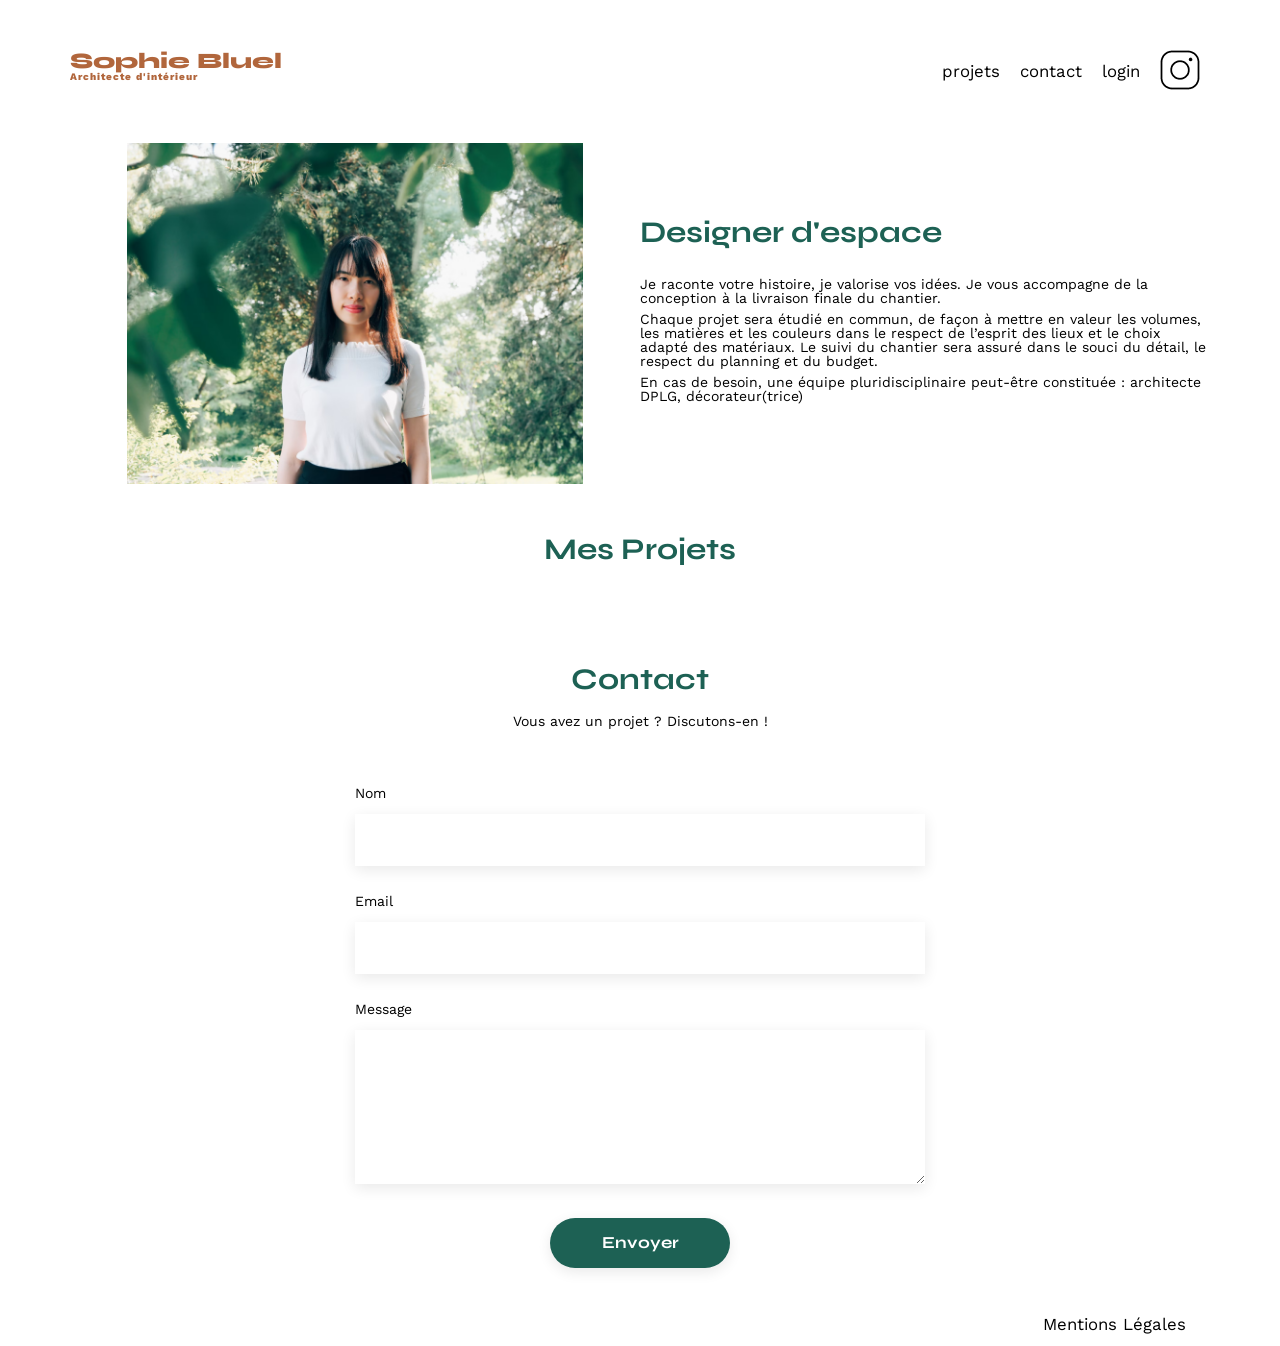
<file: FrontEnd/index.html>
<!DOCTYPE html>
<html lang="fr">
<head>
	<meta charset="UTF-8">
	<title>Sophie Bluel - Architecte d'intérieur</title>
	<meta name="viewport" content="width=device-width, initial-scale=1.0">
	<link rel="preconnect" href="https://fonts.googleapis.com">
	<link rel="stylesheet" href="https://cdnjs.cloudflare.com/ajax/libs/font-awesome/6.4.0/css/all.min.css">
	<link rel="preconnect" href="https://fonts.gstatic.com" crossorigin>
	<link href="https://fonts.googleapis.com/css2?family=Syne:wght@700;800&family=Work+Sans&display=swap" rel="stylesheet">
	<link rel="icon" href="data:," type="image/x-icon">
	<meta name="description" content="Portfolio de Sophie Bluel, architecte d'intérieur">
	<link rel="stylesheet" href="./assets/style.css">
	<script src="./assets/js/script.js" defer></script>
</head>

<body>

<header>
	<h1>Sophie Bluel <span>Architecte d'intérieur</span></h1>
	<nav>
		<ul>
			<li>projets</li>
			<li>contact</li>
			<li><a href="login.html">login</a></li>
			<li><img src="./assets/icons/instagram.png" alt="Instagram"></li>
		</ul>
	</nav>
</header>

<main>

	<section id="introduction">
		<figure>
			<img src="./assets/images/sophie-bluel.png" alt="Photo de Sophie Bluel">
		</figure>
		<article>
			<h2>Designer d'espace</h2>
			<p>Je raconte votre histoire, je valorise vos idées. Je vous accompagne de la conception à la livraison finale du chantier.</p>
			<p>Chaque projet sera étudié en commun, de façon à mettre en valeur les volumes, les matières et les couleurs dans le respect de l’esprit des lieux et le choix adapté des matériaux. Le suivi du chantier sera assuré dans le souci du détail, le respect du planning et du budget.</p>
			<p>En cas de besoin, une équipe pluridisciplinaire peut-être constituée : architecte DPLG, décorateur(trice)</p>
		</article>
	</section>
	<section>
		<div id="portfolio">
			<h2>Mes Projets</h2>
		</div>
		<div class="modal hidden">
			<div class="modal-content">

    		<div class="modal-header">
				<button class="arrow-left hidden"><i class="fa-solid fa-arrow-left"></i></button>
				<button class="xmark"><i class="fa-solid fa-xmark"></i></button>
    		</div>

    		<div class="modal-gallery">
				<h2>Galerie photo</h2>
				<div class="modal-gallery-container"></div>
				<div class="separator"></div>
				<div class="addPhoto-container">
				<button class="addPhoto">Ajouter une photo</button></div>
    		</div>
    		<div class="modal-form hidden">
				<form id="add-project-form">
					<div class="upload-container">
						<i class="fa-regular fa-image"></i>
						<label for="imageInput" class="upload-btn">+ Ajouter photo</label>
						<input type="file" id="imageInput" hidden>
			  			<p>jpg, png : 4mo max</p>	
			  			<img id="preview" class="hidden" alt="preview">
					</div>

						<label for="title">Titre</label>
						<input type="text" name="title" id="title">
					
					<label for="category">Catégorie</label>
					<select name="category" id="category">
					<option value=""></option>
					</select>
					<div class="separator"></div>
					<div class="addPhoto-container-valider">
						<button type="submit">Valider</button>
					</div>
				</form>
    		</div>

  		</div>
	</div>
		<div class="filter">

		</div>
		<div class="gallery">
		</div>

	</section>

	<section id="contact">
		<h2>Contact</h2>
		<p>Vous avez un projet ? Discutons-en !</p>
		<form action="#" method="post">
			<label for="name">Nom</label>
			<input type="text" name="name" id="name">
			
			<label for="email">Email</label>
			<input type="email" name="email" id="email">
			
			<label for="message">Message</label>
			<textarea name="message" id="message" cols="30" rows="10"></textarea>
			
			<input type="submit" value="Envoyer">
		</form>
	</section>

</main>

<footer>
	<nav>
		<ul>
			<li>Mentions Légales</li>
		</ul>
	</nav>
</footer>

</body>
</html>
</file>
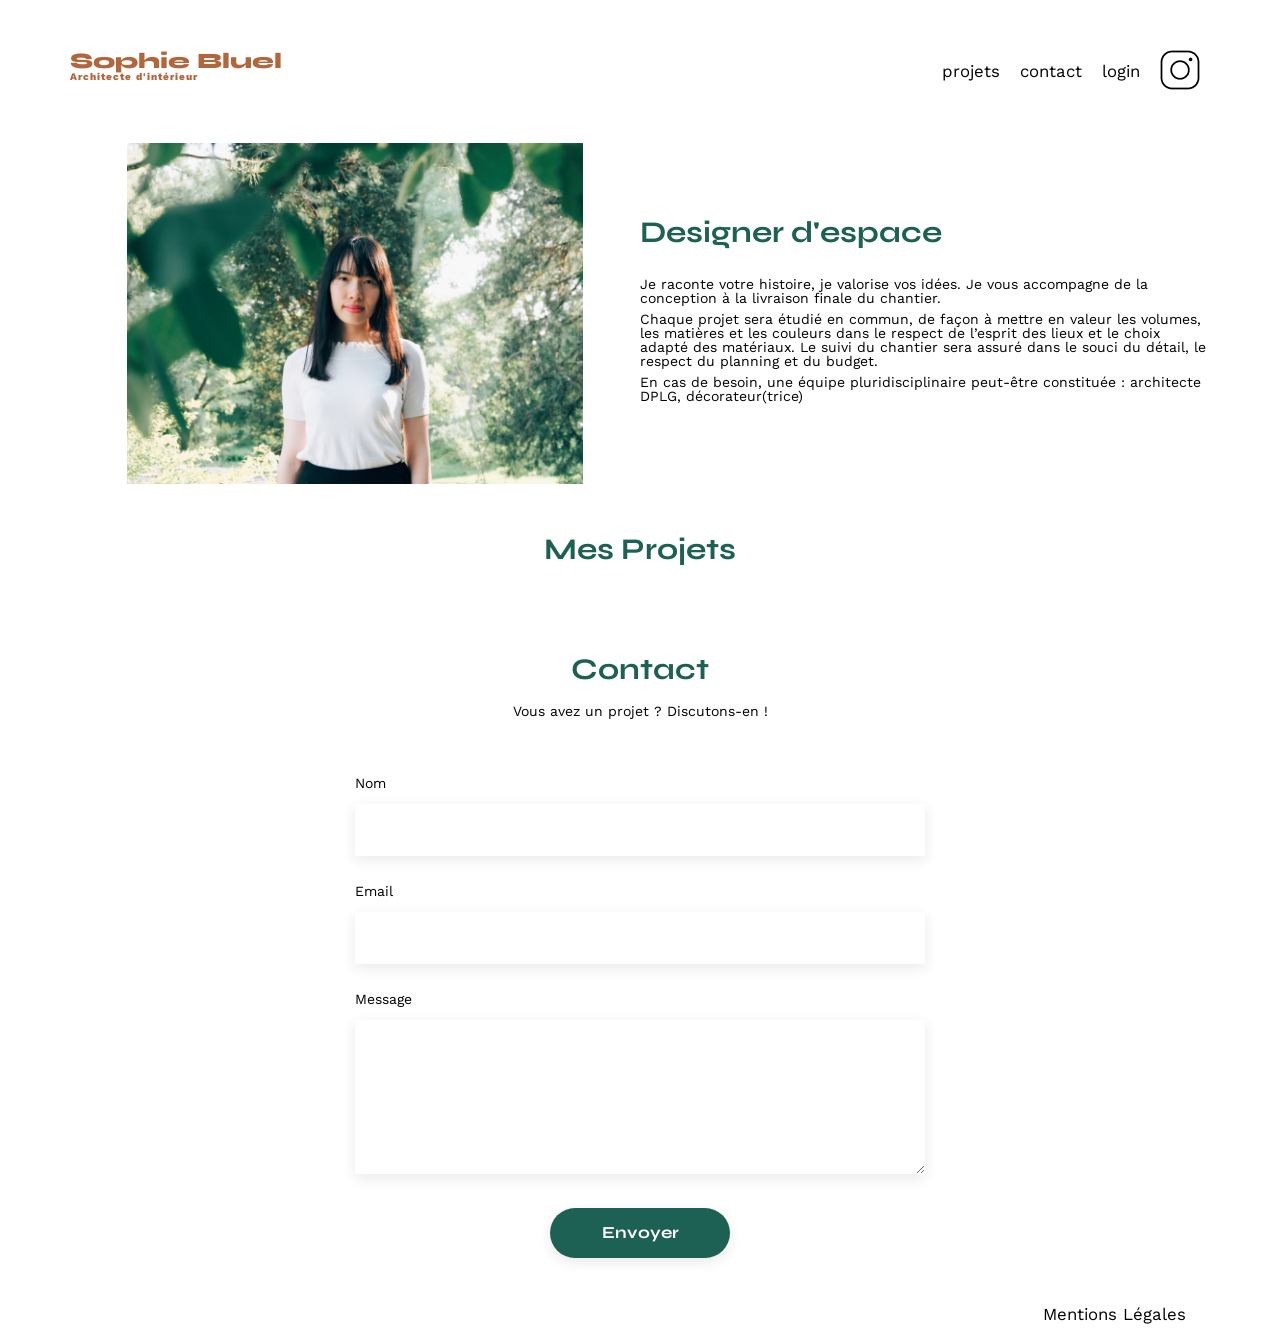
<file: SophieBluel_p3-main/FrontEnd/index.html>
<!DOCTYPE html>
<html lang="fr">
<head>
	<meta charset="UTF-8">
	<title>Sophie Bluel - Architecte d'intérieur</title>
	<meta name="viewport" content="width=device-width, initial-scale=1.0">
	<link rel="preconnect" href="https://fonts.googleapis.com">
	<link rel="preconnect" href="https://fonts.gstatic.com" crossorigin>
	<link href="https://fonts.googleapis.com/css2?family=Syne:wght@700;800&family=Work+Sans&display=swap" rel="stylesheet">
	<meta name="description" content="">
	<link rel="stylesheet" href="./assets/style.css">
	<script src="./assets/js/script.js" defer></script>
</head>

<body>

<header>
	<h1>Sophie Bluel <span>Architecte d'intérieur</span></h1>
	<nav>
		<ul>
			<li>projets</li>
			<li>contact</li>
			<li><a href="login.html">login</a></li>
			<li><img src="./assets/icons/instagram.png" alt="Instagram"></li>
		</ul>
	</nav>
</header>

<main>

	<section id="introduction">
		<figure>
			<img src="./assets/images/sophie-bluel.png" alt="">
		</figure>
		<article>
			<h2>Designer d'espace</h2>
			<p>Je raconte votre histoire, je valorise vos idées. Je vous accompagne de la conception à la livraison finale du chantier.</p>
			<p>Chaque projet sera étudié en commun, de façon à mettre en valeur les volumes, les matières et les couleurs dans le respect de l’esprit des lieux et le choix adapté des matériaux. Le suivi du chantier sera assuré dans le souci du détail, le respect du planning et du budget.</p>
			<p>En cas de besoin, une équipe pluridisciplinaire peut-être constituée : architecte DPLG, décorateur(trice)</p>
		</article>
	</section>
	<section id="portfolio">
		<h2>Mes Projets</h2>
		<div class="filter">

		</div>
		<div class="gallery">
		</div>

	</section>

	<section id="contact">
		<h2>Contact</h2>
		<p>Vous avez un projet ? Discutons-en !</p>
		<form action="#" method="post">
			<label for="name">Nom</label>
			<input type="text" name="name" id="name">
			
			<label for="email">Email</label>
			<input type="email" name="email" id="email">
			
			<label for="message">Message</label>
			<textarea name="message" id="message" cols="30" rows="10"></textarea>
			
			<input type="submit" value="Envoyer">
		</form>
	</section>

</main>

<footer>
	<nav>
		<ul>
			<li>Mentions Légales</li>
		</ul>
	</nav>
</footer>

</body>
</html>
</file>
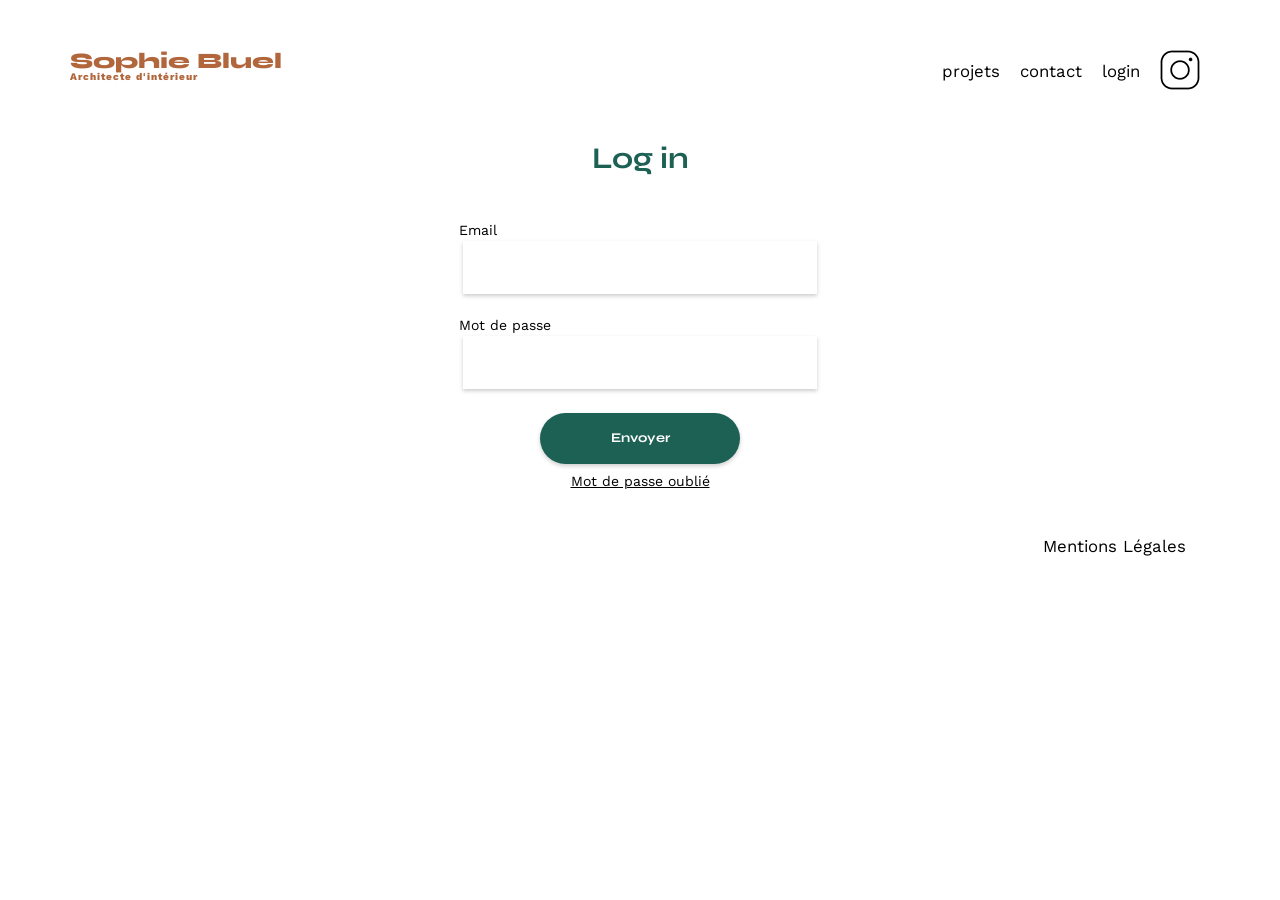
<file: FrontEnd/login.html>
<!DOCTYPE html>
<html lang="en">
<head>
    <meta charset="UTF-8">
    <meta name="viewport" content="width=device-width, initial-scale=1.0">
    <title>Login</title>
    <meta name="viewport" content="width=device-width, initial-scale=1.0">
	<link rel="preconnect" href="https://fonts.googleapis.com">
	<link href="https://fonts.googleapis.com/css2?family=Syne:wght@700;800&family=Work+Sans&display=swap" rel="stylesheet">
	<meta name="description" content="">
	<link rel="stylesheet" href="./assets/style.css">
	<script src="./assets/js/login.js" defer></script>
</head>
<body>
    <header>
	<h1>Sophie Bluel <span>Architecte d'intérieur</span></h1>
	<nav>
		<ul>
			<li><a href ="index.html">projets</a></li>
			<li>contact</li>
			<li><a href="login.html">login</a></li>
			<li><img src="./assets/icons/instagram.png" alt="Instagram"></li>
		</ul>
	</nav>
</header>
<main>
    	<section id="login">
		<h2>Log in</h2>
		<form action="#" method="post" id="formLogin">
			<div class="label">
				<label for="email">Email</label><br>
				<input type="email" name="email" id="email" required><br>
			</div>
			<div class="label">
				<label for="password">Mot de passe</label><br>
				<input type="password" name="password" id="password" required><br>
			</div>
			
			<input type="submit" value="Envoyer">
		</form>
        <p><a href="#">Mot de passe oublié</a></p>
	</section>
</main>
<footer>
	<nav>
		<ul>
			<li>Mentions Légales</li>
		</ul>
	</nav>
</footer>
</body>
</html>
</file>
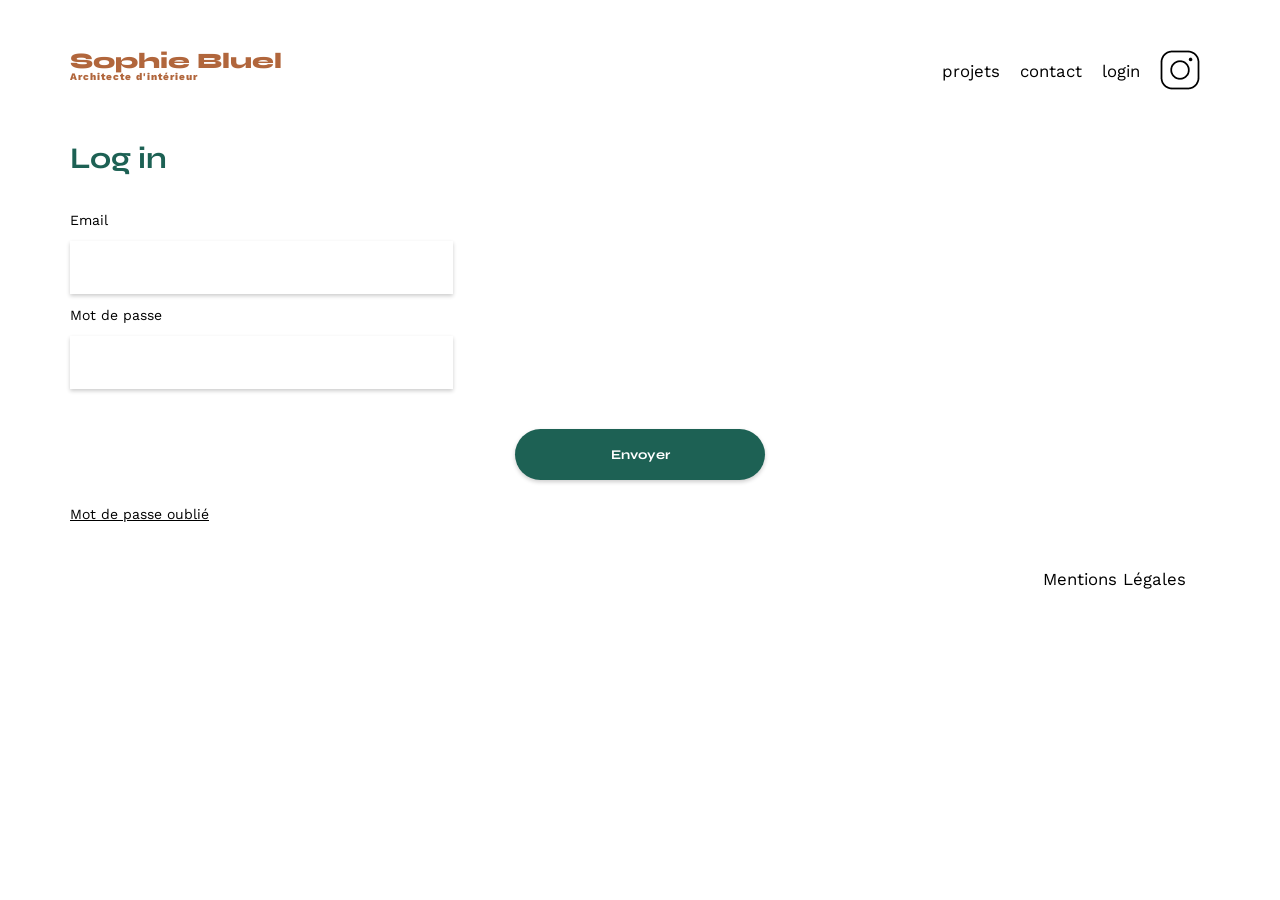
<file: SophieBluel_p3-main/FrontEnd/login.html>
<!DOCTYPE html>
<html lang="en">
<head>
    <meta charset="UTF-8">
    <meta name="viewport" content="width=device-width, initial-scale=1.0">
    <title>Login</title>
    <meta name="viewport" content="width=device-width, initial-scale=1.0">
	<link rel="preconnect" href="https://fonts.googleapis.com">
	<link rel="preconnect" href="https://fonts.gstatic.com" crossorigin>
	<link href="https://fonts.googleapis.com/css2?family=Syne:wght@700;800&family=Work+Sans&display=swap" rel="stylesheet">
	<meta name="description" content="">
	<link rel="stylesheet" href="./assets/style.css">
	<script src="./assets/js/login.js" defer></script>
</head>
<body>
    <header>
	<h1>Sophie Bluel <span>Architecte d'intérieur</span></h1>
	<nav>
		<ul>
			<li><a href ="index.html">projets</a></li>
			<li>contact</li>
			<li><a href="login.html">login</a></li>
			<li><img src="./assets/icons/instagram.png" alt="Instagram"></li>
		</ul>
	</nav>
</header>
<main>
    	<section id="login">
		<h2>Log in</h2>
		<form action="#" method="post" id="formLogin">
			<label for="email">Email</label><br>
			<input type="email" name="email" id="email" required><br>
			
			<label for="password">Mot de passe</label><br>
			<input type="password" name="password" id="password" required><br>
			
			<input type="submit" value="Envoyer">
		</form>
        <p><a href="#">Mot de passe oublié</a></p>
	</section>
</main>
<footer>
	<nav>
		<ul>
			<li>Mentions Légales</li>
		</ul>
	</nav>
</footer>
</body>
</html>
</file>
<file: FrontEnd/assets/style.css>
/* http://meyerweb.com/eric/tools/css/reset/
   v2.0 | 20110126
   License: none (public domain)
*/

html, body, div, span, applet, object, iframe,
h1, h2, h3, h4, h5, h6, p, blockquote, pre,
a, abbr, acronym, address, big, cite, code,
del, dfn, em, img, ins, kbd, q, s, samp,
small, strike, strong, sub, sup, tt, var,
b, u, i, center,
dl, dt, dd, ol, ul, li,
fieldset, form, label, legend,
table, caption, tbody, tfoot, thead, tr, th, td,
article, aside, canvas, details, embed,
figure, figcaption, footer, header, hgroup,
menu, nav, output, ruby, section, summary,
time, mark, audio, video {
	margin: 0;
	padding: 0;
	border: 0;
	font-size: 100%;
	font: inherit;
	vertical-align: baseline;
}
/* HTML5 display-role reset for older browsers */
article, aside, details, figcaption, figure,
footer, header, hgroup, menu, nav, section {
	display: block;
}
body {
	line-height: 1;
}
ol, ul {
	list-style: none;
}
blockquote, q {
	quotes: none;
}
blockquote:before, blockquote:after,
q:before, q:after {
	content: '';
	content: none;
}
table {
	border-collapse: collapse;
	border-spacing: 0;
}
/** end reset css**/
body {
	max-width: 1140px;
	margin:auto;
	font-family: 'Work Sans' ;
	font-size: 14px;
}
header {
	display: flex;
	justify-content: space-between;
	margin: 50px 0
}
section {
	margin: 50px 0
}

h1{
	display: flex;
	flex-direction: column;
	font-family: 'Syne';
	font-size: 22px;
	font-weight: 800;
	color: #B1663C
}

h1 > span {
	font-family: 'Work Sans';
	font-size:10px;
	letter-spacing: 0.1em;
;
}

h2{
	font-family: 'Syne';
	font-weight: 700;
	font-size: 30px;
	color: #1D6154
}
nav ul {
	display: flex;
	align-items: center;
	list-style-type: none;

}
nav li {
	padding: 0 10px;
	font-size: 1.2em;
}

li:hover {
	color: #B1663C;
}
#introduction {
	display: flex;
	align-items: center;
}
#introduction figure {
	flex: 1
}
#introduction img {
	display: block;
	margin: auto;
	width: 80%;
}

#introduction article {
	flex: 1
}
#introduction h2 {
	margin-bottom: 1em;
}

#introduction p {
	margin-bottom: 0.5em;
}
#portfolio h2 {
	text-align: center;
	margin-bottom: 1em;
}
.filter {
	display: flex;
	justify-content: center;
	margin: 10px;
	gap: 10px;
}
button {
	border-radius: 20px;
	border:2px solid #1D6154;
	background-color: white;
	color: #1D6154;
	font-weight: bold;
}
button:hover {
	background-color: #1D6154;
	color: white;
}
.gallery {
	width: 100%;
	display: grid;
	grid-template-columns: 1fr 1fr 1fr;
	grid-column-gap: 20px;
	grid-row-gap: 20px;
}

.gallery img {
	width: 100%;

}
#contact {
	width: 50%;
margin: auto;
}
#contact > * {
	text-align: center;

}
#contact h2{
	margin-bottom: 20px;
}
#contact form {
	text-align: left;
	margin-top:30px;
	display: flex;
	flex-direction: column;
}

#contact input {
	height: 50px;
	font-size: 1.2em;
	border: none;
	box-shadow: 0px 4px 14px rgba(0, 0, 0, 0.09);
}
#contact label {
	margin: 2em 0 1em 0;
}
#contact textarea {
	border: none;
	box-shadow: 0px 4px 14px rgba(0, 0, 0, 0.09);
}

input[type="submit"]{
	font-family: 'Syne';
	font-weight: 700;
	color: white;
	background-color: #1D6154;
	margin : 2em auto ;
	width: 180px;
	text-align: center;
	border-radius: 60px ;
}

footer nav ul {
	display: flex;
	justify-content: flex-end;
	margin: 1em;
}
/*Pour la page login.html*/
header nav ul li a {
	text-decoration: none;
	color: black;
}
header nav ul li a:hover {
	font-weight: bold;
}
#login {
	text-align: center;
}
#login h2 {
	margin-bottom: 40px;
}
#login a {
	color: black;

}

#formLogin {
	display: flex;
	flex-direction: column;	
	align-items: center;
}

#formLogin input {
	border: 0;
	box-shadow: 0px 2px 4px rgba(0, 0, 0, 0.2);
	height: 51px;
	width: 350px;
	margin: 4px;
}
#formLogin input[type="submit"] {
	width: 200px;
	margin: 10px;
}
.label {
	margin: 10px;
}
.label label {
	float: left;
}
/*pour le mode administrateur*/
.modeEdition {
  display: flex;
  justify-content: center;
  align-items: center;
  gap: 10px;
  background-color: black;
  width: 100%;
  height: 50px;
  color: white;
  font-size: 16px;
}
#portfolio {
  display: flex;
  justify-content: center;
  gap: 25px;
  color: black;
  margin: 0;
  padding: 0;
}
.portfolioBtn {
	border: none;
	color: black;
	margin-top: 7px;
	font-family: 'Work Sans';
	font-weight: 100;
}
.portfolioBtn,
.modifierIcon {
	display: flex;
	align-items: center;
	border: none;
	color: black;
	gap: 10px;  
	font-weight: 100;

}
.portfolioBtn:hover{
	background-color: white;
	color: black;
}
#iconId {
	color:white;
	align-items: center;

}

.modifierIcon {
	color: black;
	border: none;
}
/*----------------------------------------------
--------------CSS MODALE----------------------*/
.modal {
  position: fixed;
  top: 0;
  left: 0;
  width: 100%;
  height: 100%;
  background-color: rgba(0, 0, 0, 0.5);
  display: flex;
  justify-content: center;
  align-items: center;
}
.hidden {
	display: none;
}
.modal-content {
	width: 400px;
	height: auto;
	background-color: white;
	border-radius: 10px;
	padding: 15px;
	

}

.arrow-left {
	border: none;
}
.xmark {
	float: right;
	border: none;
}
.modal-gallery h2 {
	text-align: center;
	padding-top:30px ;
}
.separator {
  height: 1px;
  width: 80%;
  background-color: #B3B3B3;
  margin: 20px ;
}
.addPhoto-container {
	text-align: center;
	margin-bottom: 5px;

}
.addPhoto {
	background-color: #1D6154;
	color: white;
	margin-bottom: 20px;
	height: 30px;
}
.modal-gallery-container {
  display: grid;
  grid-template-columns: repeat(4, 1fr);
  gap: 5px;
  width: 60%;
  margin: auto;
}
.modal-gallery-container img {
  width: 100%;
  height: 100px;
  object-fit: cover;
  display: block;
  margin-bottom: 10px;
}

/*-------------------------------------------
------------------CSS POUBELLE--------------*/
.modal-gallery figure {
  position: relative;
}
.modal-gallery figure i {
  position: absolute;
  top: 5px;
  right: 5px;

  background-color: black;
  color: white;

  padding: 4px;
  font-size: 10px;

  border-radius: 2px;

  z-index: 2;
}
.modal-gallery img {
  width: 100%;
  height: 100px;
  object-fit: cover;
  display: block;
}
/*----CSS FORMULAIRE------*/
#add-project-form{
	flex-direction: column;
	margin: 20px;
	width: 90%;
	}
#add-project-form input{
	width: 100%;
	margin: 20px 0;
	border: none;
	background-color: white;
	box-shadow: 0px 2px 4px rgba(0, 0, 0, 0.2);
	height: 40px;
}
#add-project-form select{
	width: 100%;
	margin: 20px 0;
	border: none;
	background-color: white;
	box-shadow: 0px 2px 4px rgba(0, 0, 0, 0.2);
	height: 40px;
	
}
.modal-form {
align-items:center ;
justify-content: center;}
#preview {
  width: 100%;
  max-height: 150px;
  object-fit: cover;
  border-radius: 5px;
}
.upload-container {
  background-color: #E8F1F6;
  border-radius: 5px;
  padding: 20px;
  text-align: center;
  margin-bottom: 20px;

  display: flex;
  flex-direction: column;
  align-items: center;
  gap: 10px;

  position: relative;
}
.upload-container i {
  font-size: 50px;
  color: #B9C5CC;
}
.upload-btn {
  background-color: #CBD6DC;
  color: #306685;
  padding: 10px 15px;
  border-radius: 20px;
  cursor: pointer;
  font-size: 14px;
}
.upload-container p {
  font-size: 12px;
  color: #444;
}
.addPhoto-container-valider button {
	background-color: #CBD6DC;
	color: white ;
	width: 40%;
	height: 30px;
	border: none;
	text-align: center;
	margin-left: 100px;
}
</file>
<file: SophieBluel_p3-main/FrontEnd/assets/style.css>
/* http://meyerweb.com/eric/tools/css/reset/
   v2.0 | 20110126
   License: none (public domain)
*/

html, body, div, span, applet, object, iframe,
h1, h2, h3, h4, h5, h6, p, blockquote, pre,
a, abbr, acronym, address, big, cite, code,
del, dfn, em, img, ins, kbd, q, s, samp,
small, strike, strong, sub, sup, tt, var,
b, u, i, center,
dl, dt, dd, ol, ul, li,
fieldset, form, label, legend,
table, caption, tbody, tfoot, thead, tr, th, td,
article, aside, canvas, details, embed,
figure, figcaption, footer, header, hgroup,
menu, nav, output, ruby, section, summary,
time, mark, audio, video {
	margin: 0;
	padding: 0;
	border: 0;
	font-size: 100%;
	font: inherit;
	vertical-align: baseline;
}
/* HTML5 display-role reset for older browsers */
article, aside, details, figcaption, figure,
footer, header, hgroup, menu, nav, section {
	display: block;
}
body {
	line-height: 1;
}
ol, ul {
	list-style: none;
}
blockquote, q {
	quotes: none;
}
blockquote:before, blockquote:after,
q:before, q:after {
	content: '';
	content: none;
}
table {
	border-collapse: collapse;
	border-spacing: 0;
}
/** end reset css**/
body {
	max-width: 1140px;
	margin:auto;
	font-family: 'Work Sans' ;
	font-size: 14px;
}
header {
	display: flex;
	justify-content: space-between;
	margin: 50px 0
}
section {
	margin: 50px 0
}

h1{
	display: flex;
	flex-direction: column;
	font-family: 'Syne';
	font-size: 22px;
	font-weight: 800;
	color: #B1663C
}

h1 > span {
	font-family: 'Work Sans';
	font-size:10px;
	letter-spacing: 0.1em;
;
}

h2{
	font-family: 'Syne';
	font-weight: 700;
	font-size: 30px;
	color: #1D6154
}
nav ul {
	display: flex;
	align-items: center;
	list-style-type: none;

}
nav li {
	padding: 0 10px;
	font-size: 1.2em;
}

li:hover {
	color: #B1663C;
}
#introduction {
	display: flex;
	align-items: center;
}
#introduction figure {
	flex: 1
}
#introduction img {
	display: block;
	margin: auto;
	width: 80%;
}

#introduction article {
	flex: 1
}
#introduction h2 {
	margin-bottom: 1em;
}

#introduction p {
	margin-bottom: 0.5em;
}
#portfolio h2 {
	text-align: center;
	margin-bottom: 1em;
}
.filter {
	display: flex;
	justify-content: center;
	margin: 10px;
	gap: 10px;
}
button {
	border-radius: 20px;
	border:2px solid #1D6154;
	background-color: white;
	color: #1D6154;
	font-weight: bold;
}
button:hover {
	background-color: #1D6154;
	color: white;
}
.gallery {
	width: 100%;
	display: grid;
	grid-template-columns: 1fr 1fr 1fr;
	grid-column-gap: 20px;
	grid-row-gap: 20px;
}

.gallery img {
	width: 100%;

}
#contact {
	width: 50%;
margin: auto;
}
#contact > * {
	text-align: center;

}
#contact h2{
	margin-bottom: 20px;
}
#contact form {
	text-align: left;
	margin-top:30px;
	display: flex;
	flex-direction: column;
}

#contact input {
	height: 50px;
	font-size: 1.2em;
	border: none;
	box-shadow: 0px 4px 14px rgba(0, 0, 0, 0.09);
}
#contact label {
	margin: 2em 0 1em 0;
}
#contact textarea {
	border: none;
	box-shadow: 0px 4px 14px rgba(0, 0, 0, 0.09);
}

input[type="submit"]{
	font-family: 'Syne';
	font-weight: 700;
	color: white;
	background-color: #1D6154;
	margin : 2em auto ;
	width: 180px;
	text-align: center;
	border-radius: 60px ;
}

footer nav ul {
	display: flex;
	justify-content: flex-end;
	margin: 1em;
}
/*Pour la page login.html*/
header nav ul li a {
	text-decoration: none;
	color: black;
}
header nav ul li a:hover {
	font-weight: bold;
}
#login {
	justify-items: center;
}
#login h2 {
	margin-bottom: 40px;
}
#login a {
	color: black;

}

#formLogin {
	display: flex;
	flex-direction: column;	
}

#formLogin input {
	border: 0;
	box-shadow: 0px 2px 4px rgba(0, 0, 0, 0.2);
	height: 51px;
	width: 379px;
}
#formLogin input[type="submit"] {
	width: 250px;
}
.modeEdition {
	background-color: black;
	color: white;
	width: 100%;
}
</file>
